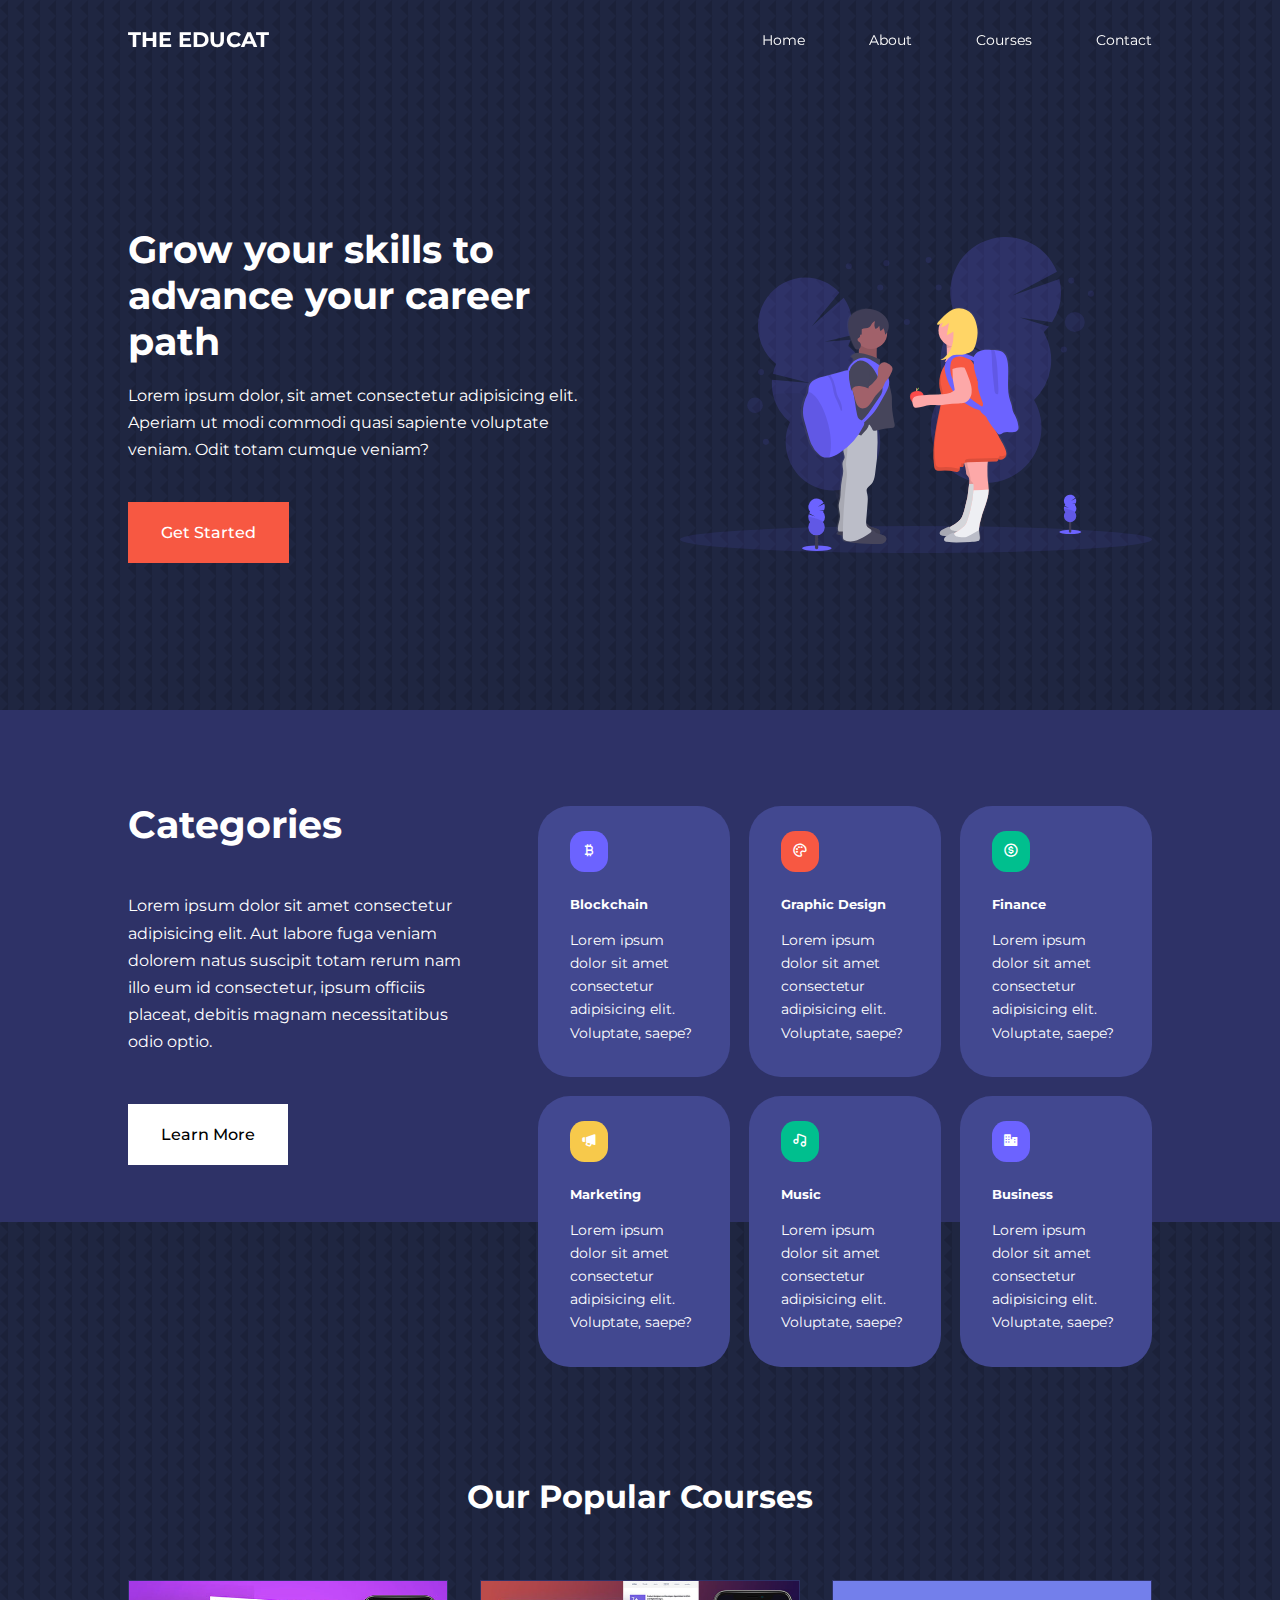
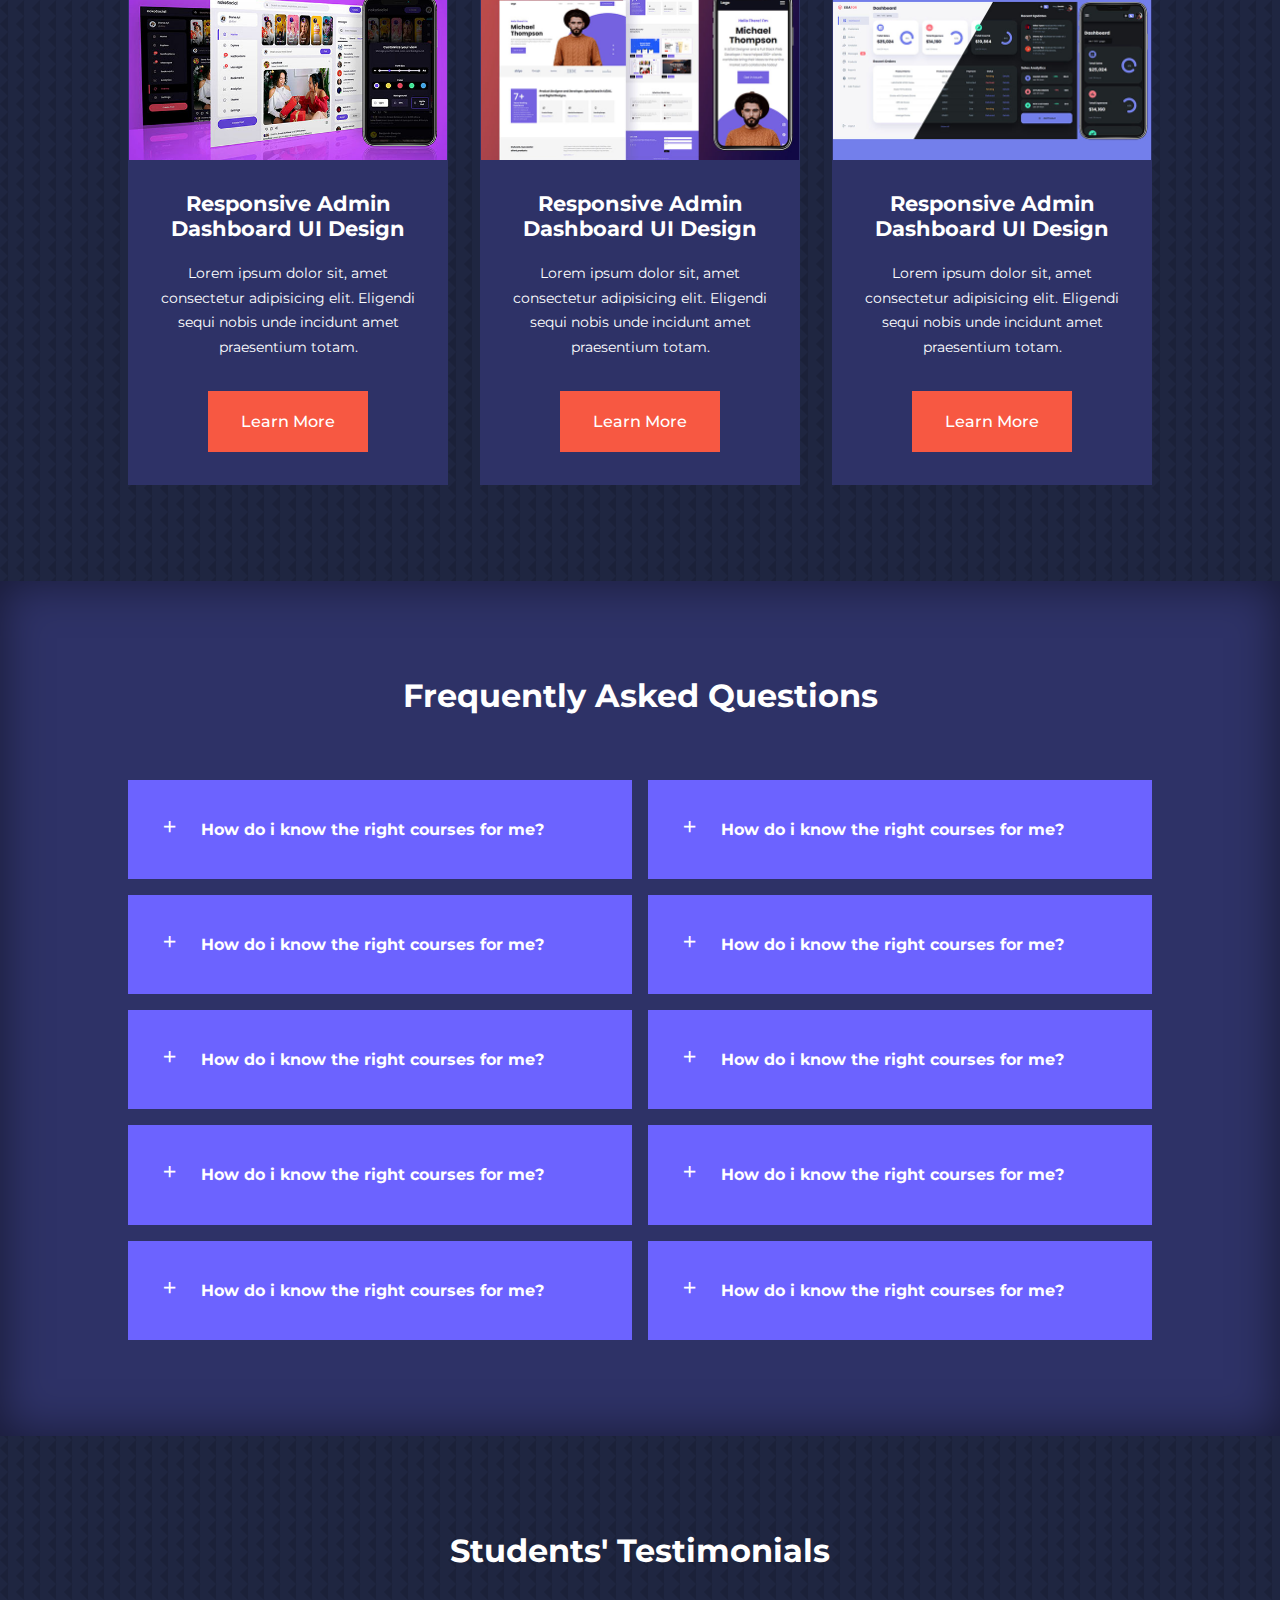
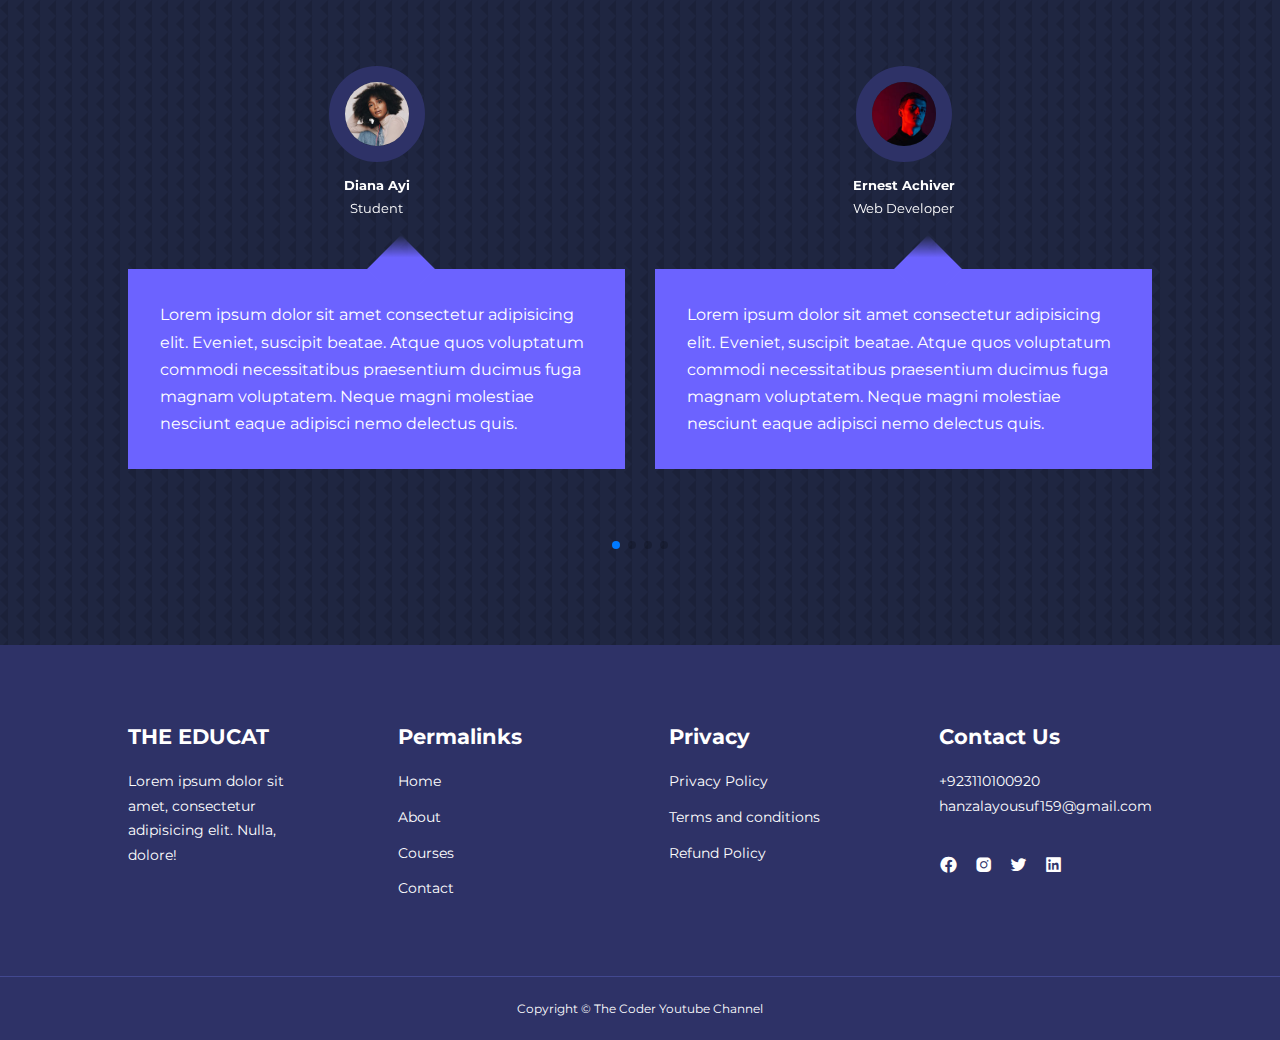
<file: index.html>
<!DOCTYPE html>
<html lang="en">
<head>
    <meta charset="UTF-8">
    <meta http-equiv="X-UA-Compatible" content="IE=edge">
    <meta name="viewport" content="width=device-width, initial-scale=1.0">
    <title>Educational</title>

    <link rel="icon" href="images/shortIcon.png">
    <link rel="stylesheet" href="style.css">

    <link href='https://unpkg.com/boxicons@2.1.4/css/boxicons.min.css' rel='stylesheet'>

    <!-- google fonts -->

<link rel="preconnect" href="https://fonts.googleapis.com">
<link rel="preconnect" href="https://fonts.gstatic.com" crossorigin>
<link href="https://fonts.googleapis.com/css2?family=Montserrat:wght@300;400;500;700;800;900&display=swap" rel="stylesheet">



<!-- swipper -->


<link rel="stylesheet" href="https://cdn.jsdelivr.net/npm/swiper@9/swiper-bundle.min.css"/>



<style>
    body{
        background-image: url(images/bg-texture.png);
    }
</style>


</head>
<body>

<nav>
<div class="container nav-container">
            <a href="index.html"><h4>THE EDUCAT</h4></a>
            <ul class="nav-menu">
            <li><a href="index.html">Home</a></li>
            <li><a href="about.html">About</a></li>
            <li><a href="courses.html">Courses</a></li>
            <li><a href="contact.html">Contact</a></li>
            </ul>
                 
     <button id="open-menu-btn"><i class='bx bx-menu'></i></button>
     <button id="close-menu-btn"><i class='bx bx-x'></i></button>

</div>
</nav>






<header>
    <div class="container header-container">
        <div class="header-left">
       <h1>Grow your skills to advance your career path</h1>
       <p>
        Lorem ipsum dolor, sit amet consectetur adipisicing elit. Aperiam ut modi commodi quasi sapiente voluptate veniam. Odit totam cumque veniam?
       </p>
          
       <a href="courses.html" class="btn btn-primary">Get Started</a>

        </div>

        <div class="header-right">
            <div class="header-right-image">
                <img src="images/header.svg">
            </div>
        </div>
    </div>
</header>


<!------------ end of header ---------->




<section class="categories">
    <div class="container categories-container">
        <div class="categories-left">
          <h1>Categories</h1>
          <p>Lorem ipsum dolor sit amet consectetur adipisicing elit. Aut labore fuga veniam dolorem natus suscipit totam rerum nam illo eum id consectetur, ipsum officiis placeat, debitis magnam necessitatibus odio optio.</p>
          <a href="#" class="btn">Learn More</a>
        </div>




<div class="categories-right">
         <article class="category">
                <span class="category-icon"><i class='bx bx-bitcoin'></i></span>
                <h5>Blockchain</h5>
                <p>Lorem ipsum dolor sit amet consectetur adipisicing elit. Voluptate, saepe?</p>
         </article>




         <article class="category">
                <span class="category-icon"><i class='bx bx-palette'></i></span>
                <h5>Graphic Design</h5>
                <p>Lorem ipsum dolor sit amet consectetur adipisicing elit. Voluptate, saepe?</p>
         </article>




         <article class="category">
                <span class="category-icon"><i class='bx bx-dollar-circle'></i></span>
                <h5>Finance</h5>
                <p>Lorem ipsum dolor sit amet consectetur adipisicing elit. Voluptate, saepe?</p>
         </article>




         <article class="category">
                <span class="category-icon"><i class='bx bxs-megaphone' ></i></span>
                <h5>Marketing</h5>
                <p>Lorem ipsum dolor sit amet consectetur adipisicing elit. Voluptate, saepe?</p>
         </article>




         <article class="category">
                <span class="category-icon"><i class='bx bx-music'></i></span>
                <h5>Music</h5>
                <p>Lorem ipsum dolor sit amet consectetur adipisicing elit. Voluptate, saepe?</p>
         </article>




         <article class="category">
                <span class="category-icon"><i class='bx bxs-business'></i></span>
                <h5>Business</h5>
                <p>Lorem ipsum dolor sit amet consectetur adipisicing elit. Voluptate, saepe?</p>
        </article>
</div>
</div>
</section>




<!--------------------- coursess --------------->



<section class="courses">
    <h2>Our Popular Courses</h2>
    <div class="container courses-container">
       <article class="course">
         <div class="course-image">
            <img src="images/course1.jpg">
         </div>
         <div class="course-info">
           <h4>Responsive Admin Dashboard UI Design</h4>
           <p>Lorem ipsum dolor sit, amet consectetur adipisicing elit. Eligendi sequi nobis unde incidunt amet praesentium totam.</p>
           <a href="courses.html" class="btn btn-primary">Learn More</a>
          </div>
       </article>




       <article class="course">
        <div class="course-image">
           <img src="images/course2.jpg">
        </div>
        <div class="course-info">
          <h4>Responsive Admin Dashboard UI Design</h4>
          <p>Lorem ipsum dolor sit, amet consectetur adipisicing elit. Eligendi sequi nobis unde incidunt amet praesentium totam.</p>
          <a href="courses.html" class="btn btn-primary">Learn More</a>
          </div>
      </article>




      <article class="course">
        <div class="course-image">
           <img src="images/course3.jpg">
        </div>
        <div class="course-info">
          <h4>Responsive Admin Dashboard UI Design</h4>
          <p>Lorem ipsum dolor sit, amet consectetur adipisicing elit. Eligendi sequi nobis unde incidunt amet praesentium totam.</p>
          <a href="courses.html" class="btn btn-primary">Learn More</a>
        </div>
      </article>
    </div>
</section>




<!---------------------- faqs -------------------->



<section class="faqs">
    <h2>Frequently Asked Questions</h2>
    <div class="container faqs-container">
    <article class="faq">
        <div class="faq-icon"><i class='bx bx-plus'></i></div>
        <div class="question-answer">
            <h4>How do i know the right courses for me?</h4>
            <p>Lorem ipsum dolor sit amet consectetur adipisicing elit. Quos tempora, quibusdam inventore minus illum incidunt omnis vel officia a velit consequatur corporis fugit minima distinctio provident? Esse eos libero maiores.</p>
        </div>
    </article>




    <article class="faq">
        <div class="faq-icon"><i class='bx bx-plus'></i></div>
        <div class="question-answer">
            <h4>How do i know the right courses for me?</h4>
            <p>Lorem ipsum dolor sit amet consectetur adipisicing elit. Quos tempora, quibusdam inventore minus illum incidunt omnis vel officia a velit consequatur corporis fugit minima distinctio provident? Esse eos libero maiores.</p>
        </div>
    </article>




    <article class="faq">
        <div class="faq-icon"><i class='bx bx-plus'></i></div>
        <div class="question-answer">
            <h4>How do i know the right courses for me?</h4>
            <p>Lorem ipsum dolor sit amet consectetur adipisicing elit. Quos tempora, quibusdam inventore minus illum incidunt omnis vel officia a velit consequatur corporis fugit minima distinctio provident? Esse eos libero maiores.</p>
        </div>
    </article>




    <article class="faq">
        <div class="faq-icon"><i class='bx bx-plus'></i></div>
        <div class="question-answer">
            <h4>How do i know the right courses for me?</h4>
            <p>Lorem ipsum dolor sit amet consectetur adipisicing elit. Quos tempora, quibusdam inventore minus illum incidunt omnis vel officia a velit consequatur corporis fugit minima distinctio provident? Esse eos libero maiores.</p>
        </div>
    </article>




    <article class="faq">
        <div class="faq-icon"><i class='bx bx-plus'></i></div>
        <div class="question-answer">
            <h4>How do i know the right courses for me?</h4>
            <p>Lorem ipsum dolor sit amet consectetur adipisicing elit. Quos tempora, quibusdam inventore minus illum incidunt omnis vel officia a velit consequatur corporis fugit minima distinctio provident? Esse eos libero maiores.</p>
        </div>
    </article>




    <article class="faq">
        <div class="faq-icon"><i class='bx bx-plus'></i></div>
        <div class="question-answer">
            <h4>How do i know the right courses for me?</h4>
            <p>Lorem ipsum dolor sit amet consectetur adipisicing elit. Quos tempora, quibusdam inventore minus illum incidunt omnis vel officia a velit consequatur corporis fugit minima distinctio provident? Esse eos libero maiores.</p>
        </div>
    </article>




    <article class="faq">
        <div class="faq-icon"><i class='bx bx-plus'></i></div>
        <div class="question-answer">
            <h4>How do i know the right courses for me?</h4>
            <p>Lorem ipsum dolor sit amet consectetur adipisicing elit. Quos tempora, quibusdam inventore minus illum incidunt omnis vel officia a velit consequatur corporis fugit minima distinctio provident? Esse eos libero maiores.</p>
        </div>
    </article>




    <article class="faq">
        <div class="faq-icon"><i class='bx bx-plus'></i></div>
        <div class="question-answer">
            <h4>How do i know the right courses for me?</h4>
            <p>Lorem ipsum dolor sit amet consectetur adipisicing elit. Quos tempora, quibusdam inventore minus illum incidunt omnis vel officia a velit consequatur corporis fugit minima distinctio provident? Esse eos libero maiores.</p>
        </div>
    </article>




    <article class="faq">
        <div class="faq-icon"><i class='bx bx-plus'></i></div>
        <div class="question-answer">
            <h4>How do i know the right courses for me?</h4>
            <p>Lorem ipsum dolor sit amet consectetur adipisicing elit. Quos tempora, quibusdam inventore minus illum incidunt omnis vel officia a velit consequatur corporis fugit minima distinctio provident? Esse eos libero maiores.</p>
        </div>
    </article>





    <article class="faq">
        <div class="faq-icon"><i class='bx bx-plus'></i></div>
        <div class="question-answer">
            <h4>How do i know the right courses for me?</h4>
            <p>Lorem ipsum dolor sit amet consectetur adipisicing elit. Quos tempora, quibusdam inventore minus illum incidunt omnis vel officia a velit consequatur corporis fugit minima distinctio provident? Esse eos libero maiores.</p>
        </div>
    </article>
    </div>
</section>







<!-------------------------- testimonial ---------------->





<section class="container testimonials-container mySwiper">
    <h2>Students' Testimonials</h2>
    <div class="swiper-wrapper">
        <article class="testimonial swiper-slide">
            <div class="avatar">
                <img src="images/avatar1.jpg">
            </div>
            <div class="testimonial-info">
                <h5>Diana Ayi</h5>
                <small>Student</small>
            </div>
            <div class="testimonial-body">
                <p>Lorem ipsum dolor sit amet consectetur adipisicing elit. Eveniet, suscipit beatae. Atque quos voluptatum commodi necessitatibus praesentium ducimus fuga magnam voluptatem. Neque magni molestiae nesciunt eaque adipisci nemo delectus quis.</p>
            </div>
        </article>




        <article class="testimonial swiper-slide">
            <div class="avatar">
                <img src="images/avatar2.jpg">
            </div>
            <div class="testimonial-info">
                <h5>Ernest Achiver</h5>
                <small>Web Developer</small>
            </div>
            <div class="testimonial-body">
                <p>Lorem ipsum dolor sit amet consectetur adipisicing elit. Eveniet, suscipit beatae. Atque quos voluptatum commodi necessitatibus praesentium ducimus fuga magnam voluptatem. Neque magni molestiae nesciunt eaque adipisci nemo delectus quis.</p>
            </div>
        </article>




        <article class="testimonial swiper-slide">
            <div class="avatar">
                <img src="images/avatar3.jpg">
            </div>
            <div class="testimonial-info">
                <h5>Edem Quist</h5>
                <small>Student</small>
            </div>
            <div class="testimonial-body">
                <p>Lorem ipsum dolor sit amet consectetur adipisicing elit. Eveniet, suscipit beatae. Atque quos voluptatum commodi necessitatibus praesentium ducimus fuga magnam voluptatem. Neque magni molestiae nesciunt eaque adipisci nemo delectus quis.</p>
            </div>
        </article>




        <article class="testimonial swiper-slide">
            <div class="avatar">
                <img src="images/avatar4.jpg">
            </div>
            <div class="testimonial-info">
                <h5>Hajia Bintu</h5>
                <small>Student</small>
            </div>
            <div class="testimonial-body">
                <p>Lorem ipsum dolor sit amet consectetur adipisicing elit. Eveniet, suscipit beatae. Atque quos voluptatum commodi necessitatibus praesentium ducimus fuga magnam voluptatem. Neque magni molestiae nesciunt eaque adipisci nemo delectus quis.</p>
            </div>
        </article>




        <article class="testimonial swiper-slide">
            <div class="avatar">
                <img src="images/avatar5.jpg">
            </div>
            <div class="testimonial-info">
                <h5>Jane Doe</h5>
                <small>Student</small>
            </div>
            <div class="testimonial-body">
                <p>Lorem ipsum dolor sit amet consectetur adipisicing elit. Eveniet, suscipit beatae. Atque quos voluptatum commodi necessitatibus praesentium ducimus fuga magnam voluptatem. Neque magni molestiae nesciunt eaque adipisci nemo delectus quis.</p>
            </div>
        </article>
    </div>
    <div class="swiper-pagination"></div>
</section>





<!-- starting footer -->



<footer>
    <div class="container footer-container">
        <div class="footer-1">
            <a href="images/" class="footer-logo"><h4>THE EDUCAT</h4></a>
            <p>Lorem ipsum dolor sit amet, consectetur adipisicing elit. Nulla, dolore!</p>
        </div>


    <div class="footer-2">
        <h4>Permalinks</h4>
        <ul class="permalinks">
            <li><a href="index.html">Home</a></li>
            <li><a href="about.html">About</a></li>
            <li><a href="courses.html">Courses</a></li>
            <li><a href="contact.html">Contact</a></li>
        </ul>
    </div>



    <div class="footer-3">
        <h4>Privacy</h4>
        <ul class="privacy">
            <li><a href="#">Privacy Policy</a></li>
            <li><a href="#">Terms and conditions</a></li>
            <li><a href="#">Refund Policy</a></li>
        </ul>
    </div>



    <div class="footer-4">
        <h4>Contact Us</h4>
        <div>
            <p>+923110100920</p>
            <p>hanzalayousuf159@gmail.com</p>
        </div>

        
        <ul class="footer-social">
            <li><a href="#"><i class='bx bxl-facebook-circle'></i></a></li>
            <li><a href="#"><i class='bx bxl-instagram-alt' ></i></a></li>
            <li><a href="#"><i class='bx bxl-twitter' ></i></a></li>
            <li><a href="#"><i class='bx bxl-linkedin-square'></i></a></li>
        </ul>
    </div>


</div>



<div class="footer-copyrights">
<small>Copyright &copy; The Coder Youtube Channel</small>
</div>

</footer>












<script src="https://cdn.jsdelivr.net/npm/swiper@9/swiper-bundle.min.js"></script>

<script src="main.js"></script>





<script>
    var swiper = new Swiper(".mySwiper", {
      slidesPerView: 1,
      spaceBetween: 30,
      pagination: {
        el: ".swiper-pagination",
        clickable: true,
      },
      // when widnow width is 600px

      breakpoints: {
        600: {
            slidesPerView: 2,
        }
      }
    });
</script>



</body>
</html>
</file>
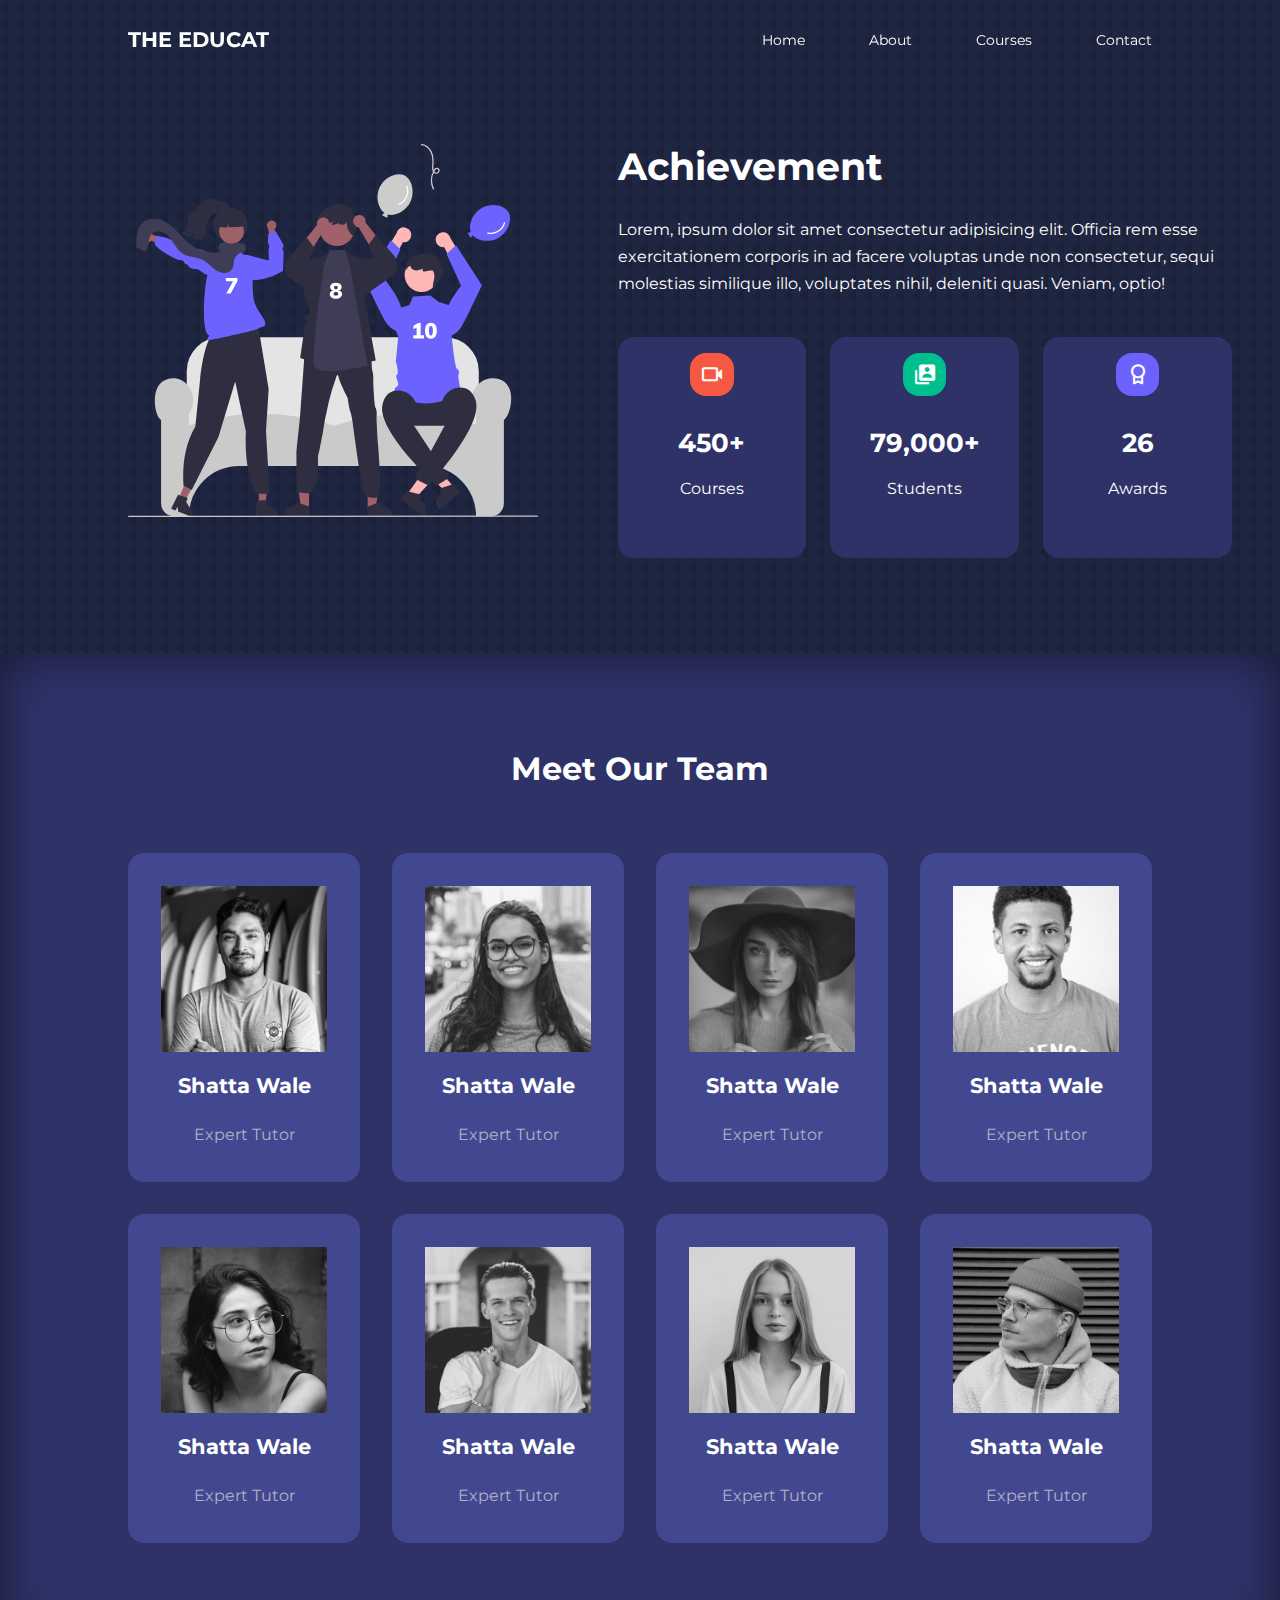
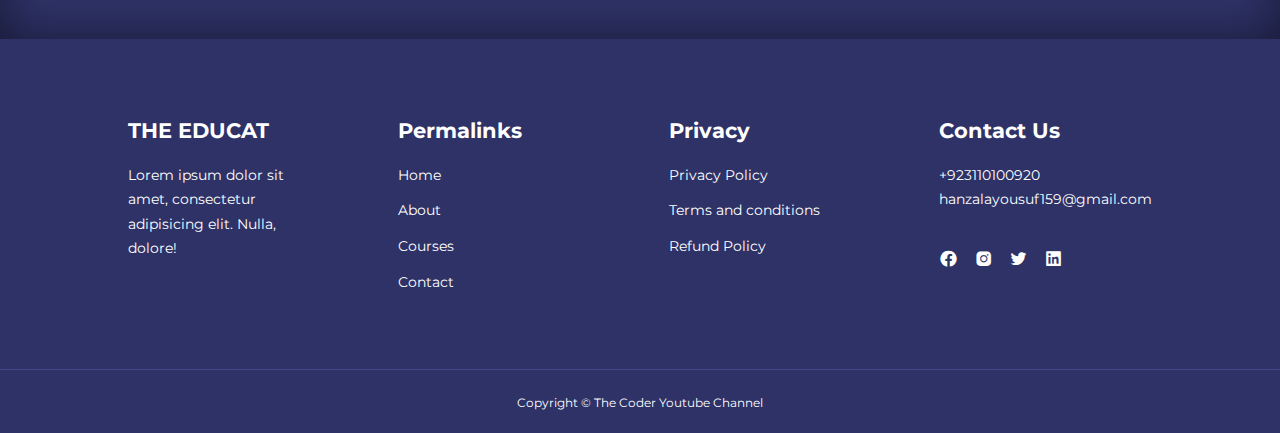
<file: about.html>
<!DOCTYPE html>
<html lang="en">
<head>
    <meta charset="UTF-8">
    <meta http-equiv="X-UA-Compatible" content="IE=edge">
    <meta name="viewport" content="width=device-width, initial-scale=1.0">
    <title>About Us</title>
    <link rel="icon" href="images/shortIcon.png">
    <link rel="stylesheet" href="style.css">
    <link rel="stylesheet" href="about.css">

    <link href='https://unpkg.com/boxicons@2.1.4/css/boxicons.min.css' rel='stylesheet'>

    <!-- google fonts -->

<link rel="preconnect" href="https://fonts.googleapis.com">
<link rel="preconnect" href="https://fonts.gstatic.com" crossorigin>
<link href="https://fonts.googleapis.com/css2?family=Montserrat:wght@300;400;500;700;800;900&display=swap" rel="stylesheet">


<style>
    body{
        background-image: url(images/bg-texture.png);
    }
  </style>

</head>
<body>

<nav>
<div class="container nav-container">
            <a href="index.html"><h4>THE EDUCAT</h4></a>
            <ul class="nav-menu">
            <li><a href="index.html">Home</a></li>
            <li><a href="about.html">About</a></li>
            <li><a href="courses.html">Courses</a></li>
            <li><a href="contact.html">Contact</a></li>
            </ul>
                 
     <button id="open-menu-btn"><i class='bx bx-menu'></i></button>
     <button id="close-menu-btn"><i class='bx bx-x'></i></button>

</div>
</nav>





<!--------- achivment section -------->

<section class="about-achievements">
    <div class="container about-achievement-container">
        <div class="about-achievement-left">
            <img src="images/about achievements.svg">
        </div>


        <div class="about-achievement-right">
            <h1>Achievement</h1>
            <p>Lorem, ipsum dolor sit amet consectetur adipisicing elit. Officia rem esse exercitationem corporis in ad facere voluptas unde non consectetur, sequi molestias similique illo, voluptates nihil, deleniti quasi. Veniam, optio!</p>

<div class="achievement-cards">

<article class="achievement-card">
<span class="achiv-icon"><i class='bx bx-video'></i></span>
<h3>450+</h3>
<p>Courses</p>
</article>




<article class="achievement-card">
<span class="achiv-icon"><i class='bx bxs-user-account'></i></span>
<h3>79,000+</h3>
<p>Students</p>
</article>




<article class="achievement-card">
<span class="achiv-icon"><i class='bx bx-award'></i></span>
<h3>26</h3>
<p>Awards</p>
</article>

</div>
</div>
</div>
</section>



<!------ Team Section ----->


<section class="team">
    <h2>Meet Our Team</h2>
    <div class="container team-container">
        <article class="team-member">
            <div class="team-member-img">
                <img src="images/tm1.jpg">
            </div>
            <div class="team-member-info">
                <h4>Shatta Wale</h4>
                <p>Expert Tutor</p>
            </div>

        <div class="team-member-social">
<a href="https://instagram.com" target="_blank"><i class='bx bxl-instagram'></i></a>

<a href="https://twitter.com" target="_blank"><i class='bx bxl-twitter'></i></a>

<a href="https://linkedin.com" target="_blank"><i class='bx bxl-linkedin'></i></a>
</div>

</article>







<article class="team-member">
    <div class="team-member-img">
        <img src="images/tm2.jpg">
    </div>
    <div class="team-member-info">
        <h4>Shatta Wale</h4>
        <p>Expert Tutor</p>
    </div>

<div class="team-member-social">
<a href="https://instagram.com" target="_blank"><i class='bx bxl-instagram'></i></a>

<a href="https://twitter.com" target="_blank"><i class='bx bxl-twitter'></i></a>

<a href="https://linkedin.com" target="_blank"><i class='bx bxl-linkedin'></i></a>
</div>

</article>







<article class="team-member">
    <div class="team-member-img">
        <img src="images/tm3.jpg">
    </div>
    <div class="team-member-info">
        <h4>Shatta Wale</h4>
        <p>Expert Tutor</p>
    </div>

<div class="team-member-social">
<a href="https://instagram.com" target="_blank"><i class='bx bxl-instagram'></i></a>

<a href="https://twitter.com" target="_blank"><i class='bx bxl-twitter'></i></a>

<a href="https://linkedin.com" target="_blank"><i class='bx bxl-linkedin'></i></a>
</div>

</article>







<article class="team-member">
    <div class="team-member-img">
        <img src="images/tm4.jpg">
    </div>
    <div class="team-member-info">
        <h4>Shatta Wale</h4>
        <p>Expert Tutor</p>
    </div>

<div class="team-member-social">
<a href="https://instagram.com" target="_blank"><i class='bx bxl-instagram'></i></a>

<a href="https://twitter.com" target="_blank"><i class='bx bxl-twitter'></i></a>

<a href="https://linkedin.com" target="_blank"><i class='bx bxl-linkedin'></i></a>
</div>

</article>







<article class="team-member">
    <div class="team-member-img">
        <img src="images/tm5.jpg">
    </div>
    <div class="team-member-info">
        <h4>Shatta Wale</h4>
        <p>Expert Tutor</p>
    </div>

<div class="team-member-social">
<a href="https://instagram.com" target="_blank"><i class='bx bxl-instagram'></i></a>

<a href="https://twitter.com" target="_blank"><i class='bx bxl-twitter'></i></a>

<a href="https://linkedin.com" target="_blank"><i class='bx bxl-linkedin'></i></a>
</div>

</article>







<article class="team-member">
    <div class="team-member-img">
        <img src="images/tm6.jpg">
    </div>
    <div class="team-member-info">
        <h4>Shatta Wale</h4>
        <p>Expert Tutor</p>
    </div>

<div class="team-member-social">
<a href="https://instagram.com" target="_blank"><i class='bx bxl-instagram'></i></a>

<a href="https://twitter.com" target="_blank"><i class='bx bxl-twitter'></i></a>

<a href="https://linkedin.com" target="_blank"><i class='bx bxl-linkedin'></i></a>
</div>

</article>







<article class="team-member">
    <div class="team-member-img">
        <img src="images/tm7.jpg">
    </div>
    <div class="team-member-info">
        <h4>Shatta Wale</h4>
        <p>Expert Tutor</p>
    </div>

<div class="team-member-social">
<a href="https://instagram.com" target="_blank"><i class='bx bxl-instagram'></i></a>

<a href="https://twitter.com" target="_blank"><i class='bx bxl-twitter'></i></a>

<a href="https://linkedin.com" target="_blank"><i class='bx bxl-linkedin'></i></a>
</div>

</article>






<article class="team-member">
    <div class="team-member-img">
        <img src="images/tm8.jpg">
    </div>
    <div class="team-member-info">
        <h4>Shatta Wale</h4>
        <p>Expert Tutor</p>
    </div>

<div class="team-member-social">
<a href="https://instagram.com" target="_blank"><i class='bx bxl-instagram'></i></a>

<a href="https://twitter.com" target="_blank"><i class='bx bxl-twitter'></i></a>

<a href="https://linkedin.com" target="_blank"><i class='bx bxl-linkedin'></i></a>
</div>

</article>

</div>

</section>









<!-- starting footer -->



<footer>
    <div class="container footer-container">
        <div class="footer-1">
            <a href="images/" class="footer-logo"><h4>THE EDUCAT</h4></a>
            <p>Lorem ipsum dolor sit amet, consectetur adipisicing elit. Nulla, dolore!</p>
        </div>


    <div class="footer-2">
        <h4>Permalinks</h4>
        <ul class="permalinks">
            <li><a href="index.html">Home</a></li>
            <li><a href="about.html">About</a></li>
            <li><a href="courses.html">Courses</a></li>
            <li><a href="contact.html">Contact</a></li>
        </ul>
    </div>



    <div class="footer-3">
        <h4>Privacy</h4>
        <ul class="privacy">
            <li><a href="#">Privacy Policy</a></li>
            <li><a href="#">Terms and conditions</a></li>
            <li><a href="#">Refund Policy</a></li>
        </ul>
    </div>



    <div class="footer-4">
        <h4>Contact Us</h4>
        <div>
            <p>+923110100920</p>
            <p>hanzalayousuf159@gmail.com</p>
        </div>

        
        <ul class="footer-social">
            <li><a href="#"><i class='bx bxl-facebook-circle'></i></a></li>
            <li><a href="#"><i class='bx bxl-instagram-alt' ></i></a></li>
            <li><a href="#"><i class='bx bxl-twitter' ></i></a></li>
            <li><a href="#"><i class='bx bxl-linkedin-square'></i></a></li>
        </ul>
    </div>


</div>



<div class="footer-copyrights">
<small>Copyright &copy; The Coder Youtube Channel</small>
</div>

</footer>












<script src="main.js"></script>

</body>
</html>
</file>
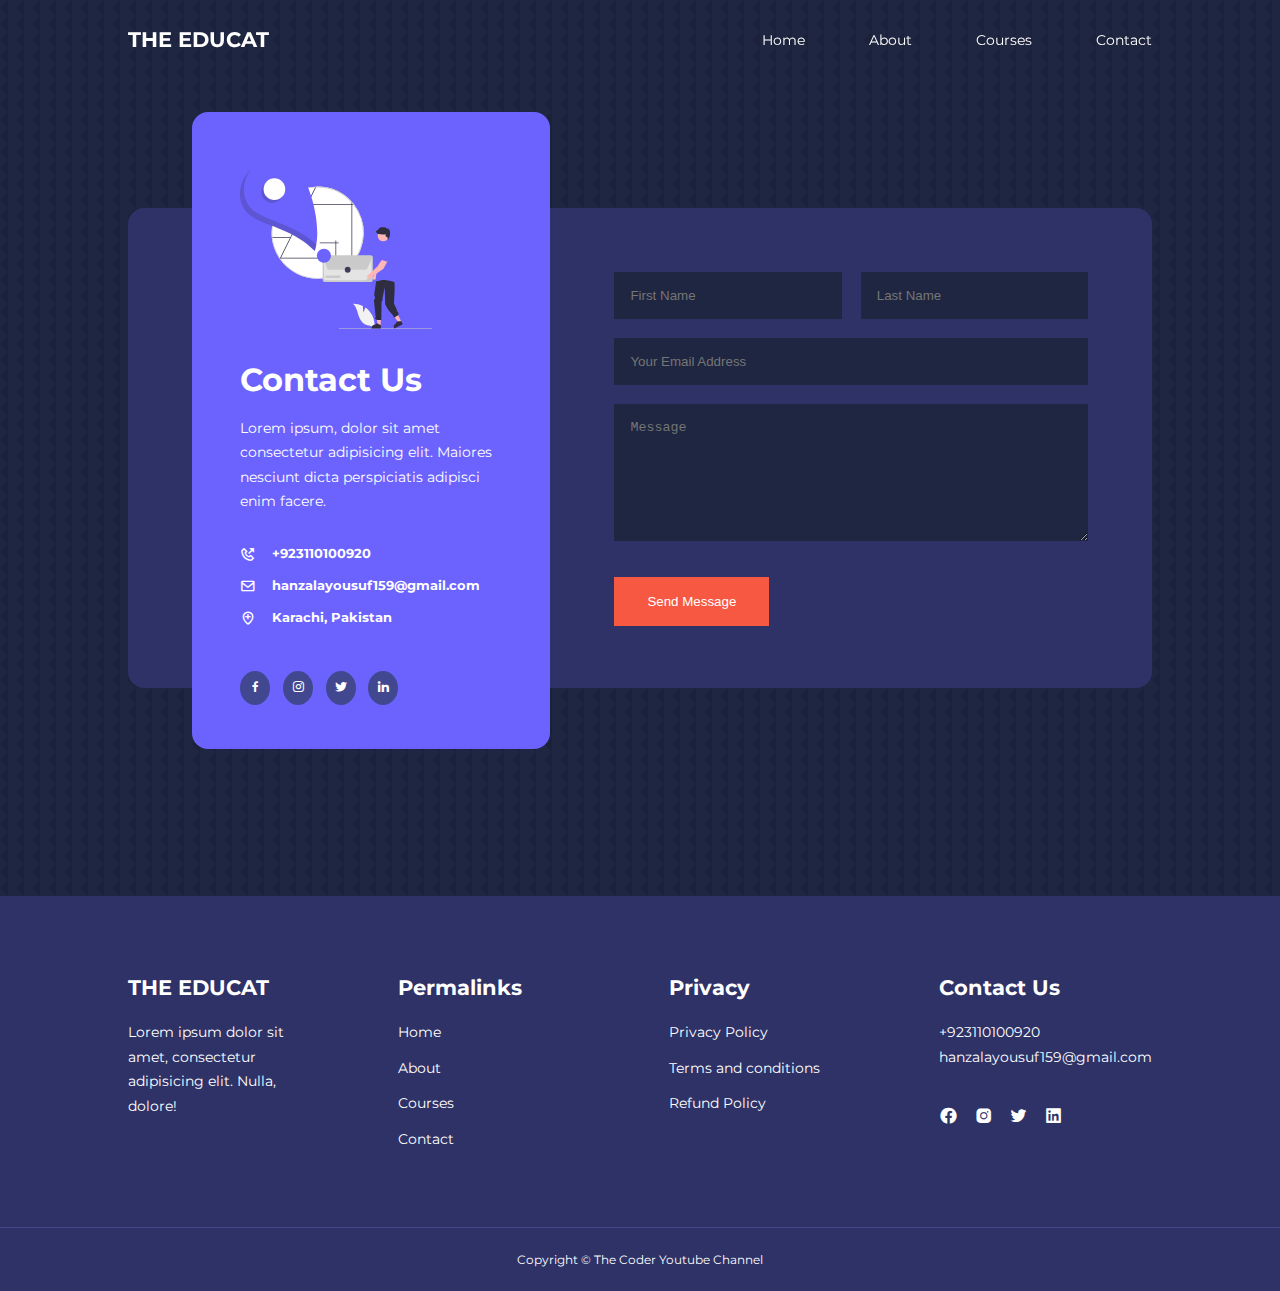
<file: contact.html>
<!DOCTYPE html>
<html lang="en">
<head>
    <meta charset="UTF-8">
    <meta http-equiv="X-UA-Compatible" content="IE=edge">
    <meta name="viewport" content="width=device-width, initial-scale=1.0">
    <title>Educational</title>
    <link rel="icon" href="images/shortIcon.png">
    <link rel="stylesheet" href="style.css">
    <link rel="stylesheet" href="contact.css">

    <link href='https://unpkg.com/boxicons@2.1.4/css/boxicons.min.css' rel='stylesheet'>

    <!-- google fonts -->

<link rel="preconnect" href="https://fonts.googleapis.com">
<link rel="preconnect" href="https://fonts.gstatic.com" crossorigin>
<link href="https://fonts.googleapis.com/css2?family=Montserrat:wght@300;400;500;700;800;900&display=swap" rel="stylesheet">



<!-- swipper -->


<link rel="stylesheet" href="https://cdn.jsdelivr.net/npm/swiper@9/swiper-bundle.min.css"/>


<style>
    body{
        background-image: url(images/bg-texture.png);
    }
</style>

</head>
<body>

<nav>
<div class="container nav-container">
            <a href="index.html"><h4>THE EDUCAT</h4></a>
            <ul class="nav-menu">
            <li><a href="index.html">Home</a></li>
            <li><a href="about.html">About</a></li>
            <li><a href="courses.html">Courses</a></li>
            <li><a href="contact.html">Contact</a></li>
            </ul>
                 
     <button id="open-menu-btn"><i class='bx bx-menu'></i></button>
     <button id="close-menu-btn"><i class='bx bx-x'></i></button>

</div>
</nav>









<section class="contact">
    <div class="container contact-container">
        <aside class="contact-aside">
<div class="aside-img">
<img src="images/contact.svg">
</div>
<h2>Contact Us</h2>
<p>Lorem ipsum, dolor sit amet consectetur adipisicing elit. Maiores nesciunt dicta perspiciatis adipisci enim facere.</p>

<ul class="contact-details">
    <li>
        <i class='bx bx-phone-outgoing'></i>
        <h5>+923110100920</h5>
    </li>

    <li>
        <i class='bx bx-envelope'></i>
        <h5>hanzalayousuf159@gmail.com</h5>
    </li>

    <li>
        <i class='bx bx-location-plus'></i>
        <h5>Karachi, Pakistan</h5>
    </li>
</ul>

<ul class="contact-social">
    <li><a href="https://facebook.com"><i class='bx bxl-facebook'></i></a></li>
    <li><a href="https://instagram.com"><i class='bx bxl-instagram'></i></a></li>
    <li><a href="https://twitter.com"><i class='bx bxl-twitter'></i></a></li>
    <li><a href="https://linkedin.com"><i class='bx bxl-linkedin'></i></a></li>
</ul>
</aside>






<form action="https://formspree.io/f/mdovdbyw" method="POST" class="contact-form"> 
    <div class="form-name">
        <input type="text" name="First Name" placeholder="First Name" required>
        <input type="text" name="Last Name" placeholder="Last Name" required>
    </div>

<input type="email" name="Email Address" placeholder="Your Email Address" required>
<textarea name="Message" rows="7" placeholder="Message" required></textarea>
<button type="submit" class="btn btn-primary">Send Message</button>
</form>





</div>
</section>















<!-- starting footer -->



<footer>
    <div class="container footer-container">
        <div class="footer-1">
            <a href="images/" class="footer-logo"><h4>THE EDUCAT</h4></a>
            <p>Lorem ipsum dolor sit amet, consectetur adipisicing elit. Nulla, dolore!</p>
        </div>


    <div class="footer-2">
        <h4>Permalinks</h4>
        <ul class="permalinks">
            <li><a href="index.html">Home</a></li>
            <li><a href="about.html">About</a></li>
            <li><a href="courses.html">Courses</a></li>
            <li><a href="contact.html">Contact</a></li>
        </ul>
    </div>



    <div class="footer-3">
        <h4>Privacy</h4>
        <ul class="privacy">
            <li><a href="#">Privacy Policy</a></li>
            <li><a href="#">Terms and conditions</a></li>
            <li><a href="#">Refund Policy</a></li>
        </ul>
    </div>



    <div class="footer-4">
        <h4>Contact Us</h4>
        <div>
            <p>+923110100920</p>
            <p>hanzalayousuf159@gmail.com</p>
        </div>

        
        <ul class="footer-social">
            <li><a href="#"><i class='bx bxl-facebook-circle'></i></a></li>
            <li><a href="#"><i class='bx bxl-instagram-alt' ></i></a></li>
            <li><a href="#"><i class='bx bxl-twitter' ></i></a></li>
            <li><a href="#"><i class='bx bxl-linkedin-square'></i></a></li>
        </ul>
    </div>


</div>



<div class="footer-copyrights">
<small>Copyright &copy; The Coder Youtube Channel</small>
</div>

</footer>












<script src="main.js"></script>

</body>
</html>
</file>
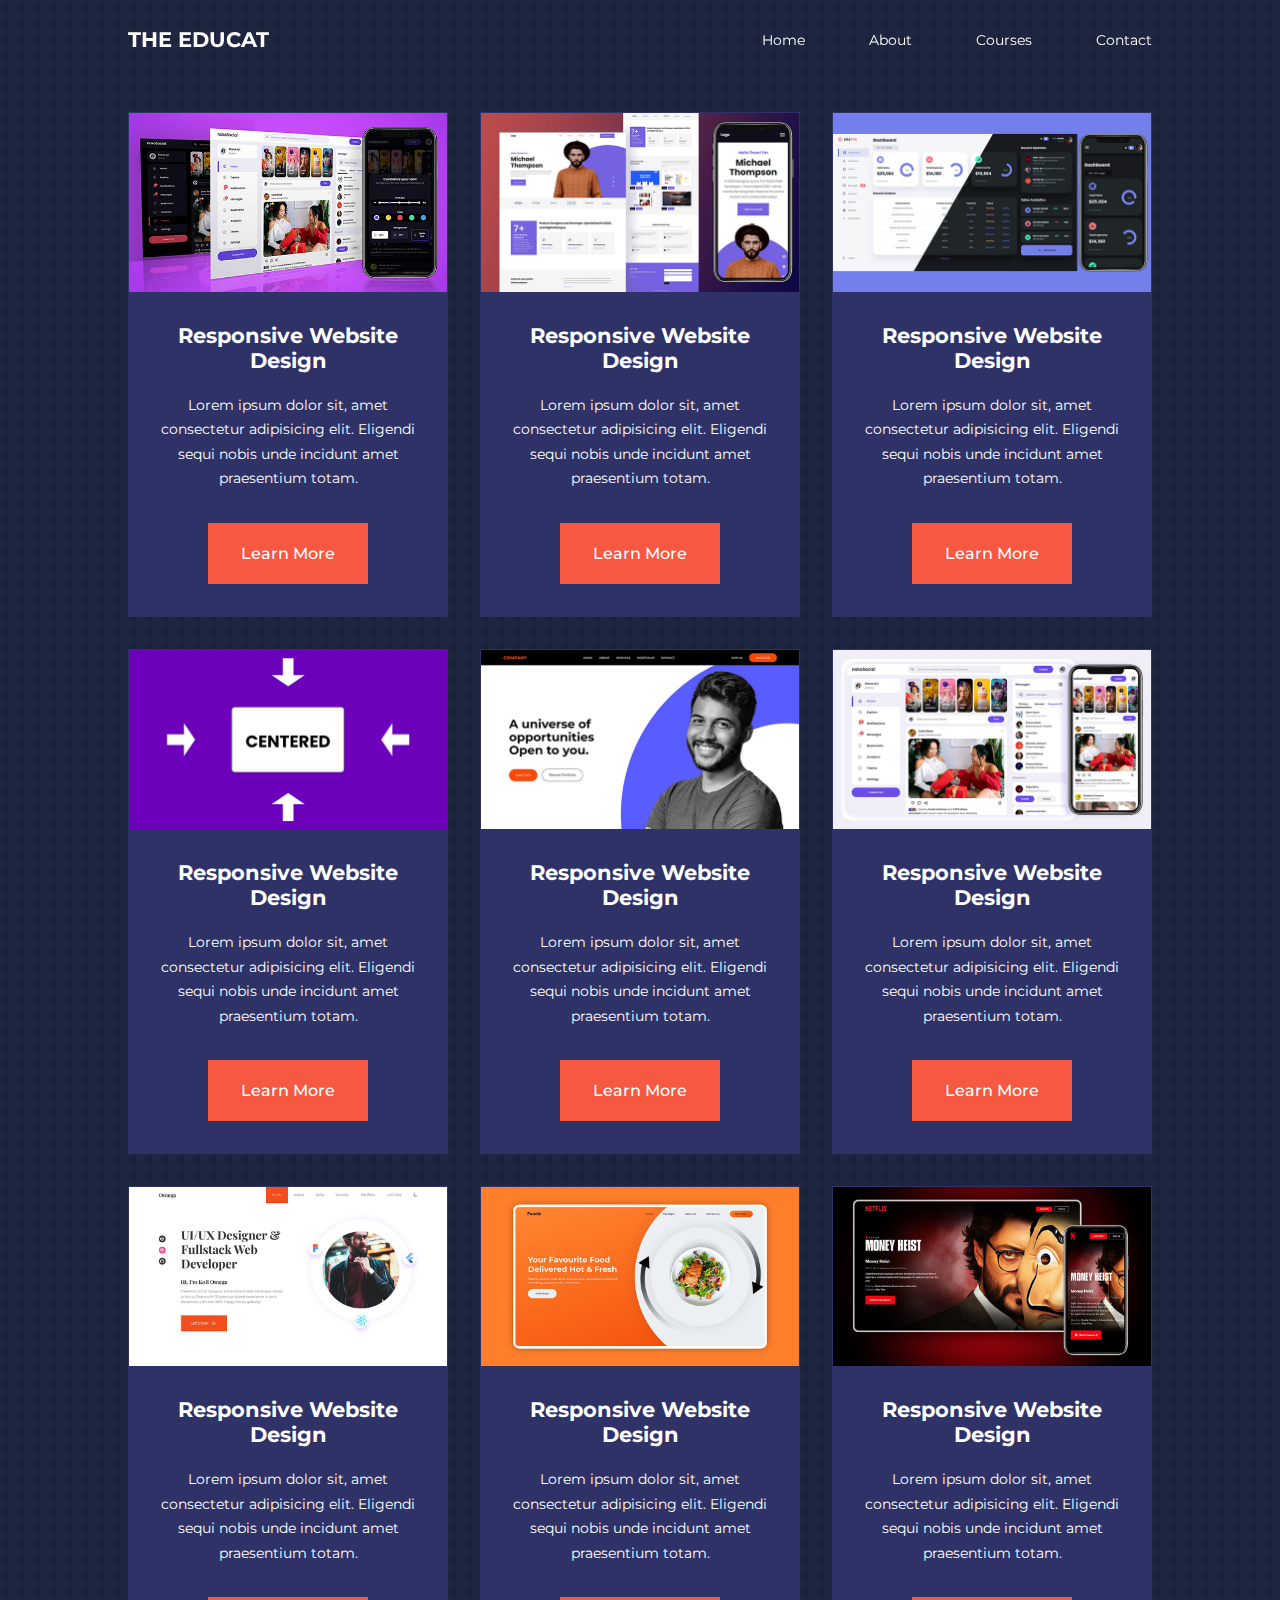
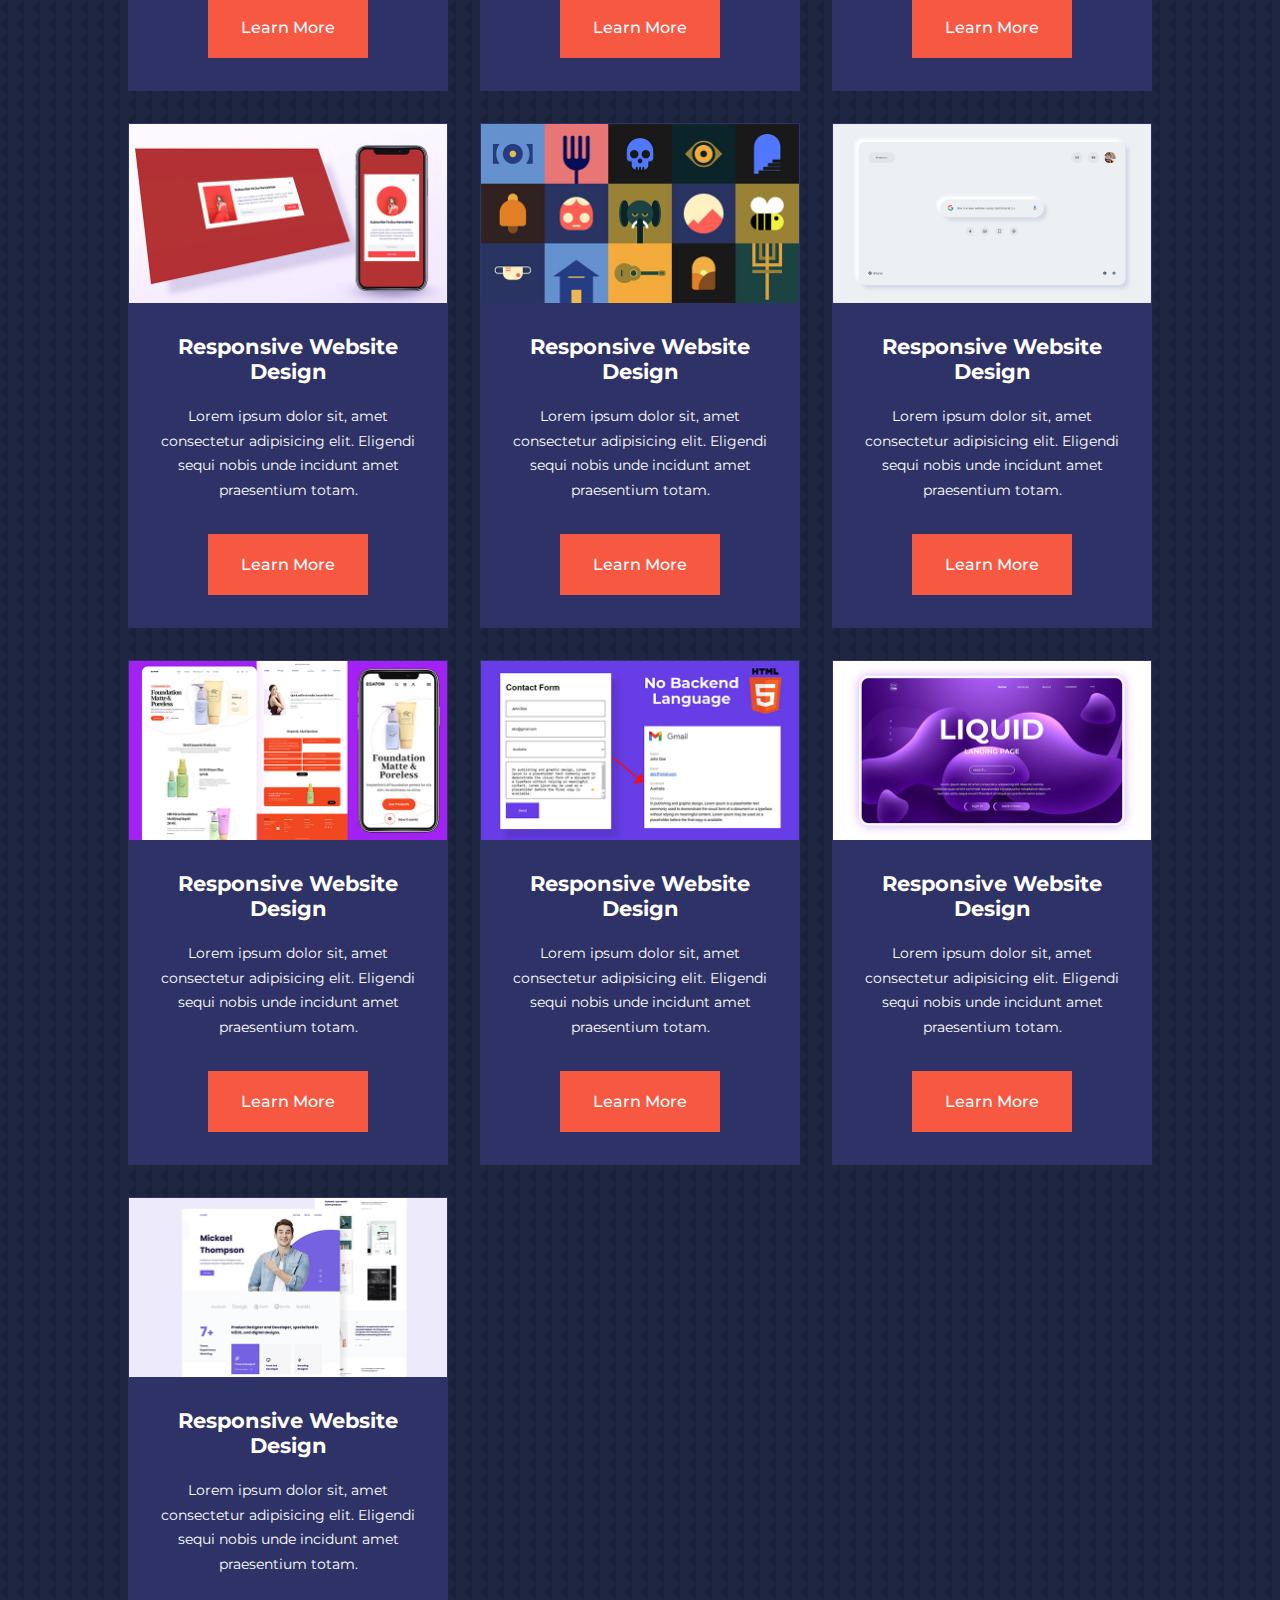
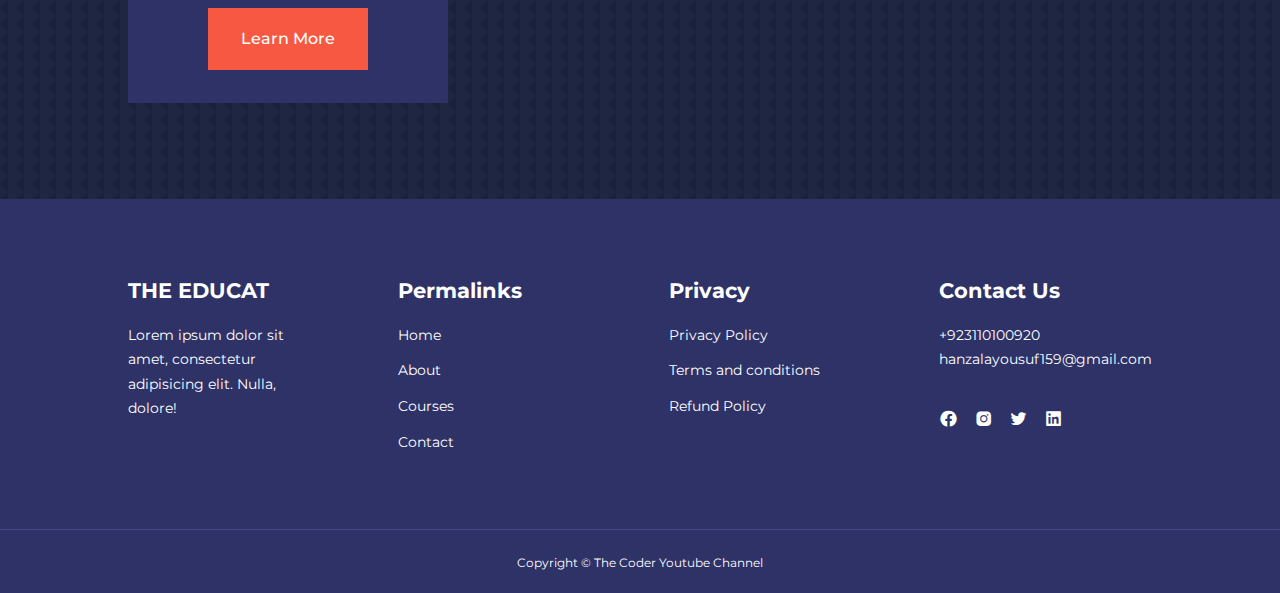
<file: courses.html>
<!DOCTYPE html>
<html lang="en">
<head>
<meta charset="UTF-8">
<meta http-equiv="X-UA-Compatible" content="IE=edge">
<meta name="viewport" content="width=device-width, initial-scale=1.0">
<title>Courses</title>
<link rel="icon" href="images/shortIcon.png">
<link rel="stylesheet" href="style.css">

<link href='https://unpkg.com/boxicons@2.1.4/css/boxicons.min.css' rel='stylesheet'>

<!-- google fonts -->

<link rel="preconnect" href="https://fonts.googleapis.com">
<link rel="preconnect" href="https://fonts.gstatic.com" crossorigin>
<link href="https://fonts.googleapis.com/css2?family=Montserrat:wght@300;400;500;700;800;900&display=swap" rel="stylesheet">

<style>

body{
      background-image: url(images/bg-texture.png);
  }
    .courses{
        margin-top: 1rem;
    }
</style>


</head>
<body>

<nav>
<div class="container nav-container">
            <a href="index.html"><h4>THE EDUCAT</h4></a>
            <ul class="nav-menu">
            <li><a href="index.html">Home</a></li>
            <li><a href="about.html">About</a></li>
            <li><a href="courses.html">Courses</a></li>
            <li><a href="contact.html">Contact</a></li>
            </ul>
                 
     <button id="open-menu-btn"><i class='bx bx-menu'></i></button>
     <button id="close-menu-btn"><i class='bx bx-x'></i></button>

</div>
</nav>







<section class="courses">
    <div class="container courses-container">
       <article class="course">
         <div class="course-image">
            <img src="images/course1.jpg">
         </div>
         <div class="course-info">
           <h4>Responsive Website Design</h4>
           <p>Lorem ipsum dolor sit, amet consectetur adipisicing elit. Eligendi sequi nobis unde incidunt amet praesentium totam.</p>
           <a href="courses.html" class="btn btn-primary">Learn More</a>
          </div>
       </article>




       <article class="course">
        <div class="course-image">
           <img src="images/course2.jpg">
        </div>
        <div class="course-info">
          <h4>Responsive Website Design</h4>
          <p>Lorem ipsum dolor sit, amet consectetur adipisicing elit. Eligendi sequi nobis unde incidunt amet praesentium totam.</p>
          <a href="courses.html" class="btn btn-primary">Learn More</a>
          </div>
      </article>




      <article class="course">
        <div class="course-image">
           <img src="images/course3.jpg">
        </div>
        <div class="course-info">
          <h4>Responsive Website Design</h4>
          <p>Lorem ipsum dolor sit, amet consectetur adipisicing elit. Eligendi sequi nobis unde incidunt amet praesentium totam.</p>
          <a href="courses.html" class="btn btn-primary">Learn More</a>
        </div>
      </article>






      <article class="course">
        <div class="course-image">
           <img src="images/course4.jpg">
        </div>
        <div class="course-info">
          <h4>Responsive Website Design</h4>
          <p>Lorem ipsum dolor sit, amet consectetur adipisicing elit. Eligendi sequi nobis unde incidunt amet praesentium totam.</p>
          <a href="courses.html" class="btn btn-primary">Learn More</a>
        </div>
      </article>






      <article class="course">
        <div class="course-image">
           <img src="images/course5.jpg">
        </div>
        <div class="course-info">
          <h4>Responsive Website Design</h4>
          <p>Lorem ipsum dolor sit, amet consectetur adipisicing elit. Eligendi sequi nobis unde incidunt amet praesentium totam.</p>
          <a href="courses.html" class="btn btn-primary">Learn More</a>
        </div>
      </article>






      <article class="course">
        <div class="course-image">
           <img src="images/course6.jpg">
        </div>
        <div class="course-info">
          <h4>Responsive Website Design</h4>
          <p>Lorem ipsum dolor sit, amet consectetur adipisicing elit. Eligendi sequi nobis unde incidunt amet praesentium totam.</p>
          <a href="courses.html" class="btn btn-primary">Learn More</a>
        </div>
      </article>







      <article class="course">
        <div class="course-image">
           <img src="images/course7.jpg">
        </div>
        <div class="course-info">
          <h4>Responsive Website Design</h4>
          <p>Lorem ipsum dolor sit, amet consectetur adipisicing elit. Eligendi sequi nobis unde incidunt amet praesentium totam.</p>
          <a href="courses.html" class="btn btn-primary">Learn More</a>
        </div>
      </article>






      <article class="course">
        <div class="course-image">
           <img src="images/course8.jpg">
        </div>
        <div class="course-info">
          <h4>Responsive Website Design</h4>
          <p>Lorem ipsum dolor sit, amet consectetur adipisicing elit. Eligendi sequi nobis unde incidunt amet praesentium totam.</p>
          <a href="courses.html" class="btn btn-primary">Learn More</a>
        </div>
      </article>






      <article class="course">
        <div class="course-image">
           <img src="images/course9.jpg">
        </div>
        <div class="course-info">
          <h4>Responsive Website Design</h4>
          <p>Lorem ipsum dolor sit, amet consectetur adipisicing elit. Eligendi sequi nobis unde incidunt amet praesentium totam.</p>
          <a href="courses.html" class="btn btn-primary">Learn More</a>
        </div>
      </article>






      <article class="course">
        <div class="course-image">
           <img src="images/course10.jpg">
        </div>
        <div class="course-info">
          <h4>Responsive Website Design</h4>
          <p>Lorem ipsum dolor sit, amet consectetur adipisicing elit. Eligendi sequi nobis unde incidunt amet praesentium totam.</p>
          <a href="courses.html" class="btn btn-primary">Learn More</a>
        </div>
      </article>





      <article class="course">
        <div class="course-image">
           <img src="images/course11.jpg">
        </div>
        <div class="course-info">
          <h4>Responsive Website Design</h4>
          <p>Lorem ipsum dolor sit, amet consectetur adipisicing elit. Eligendi sequi nobis unde incidunt amet praesentium totam.</p>
          <a href="courses.html" class="btn btn-primary">Learn More</a>
        </div>
      </article>






      <article class="course">
        <div class="course-image">
           <img src="images/course12.jpg">
        </div>
        <div class="course-info">
          <h4>Responsive Website Design</h4>
          <p>Lorem ipsum dolor sit, amet consectetur adipisicing elit. Eligendi sequi nobis unde incidunt amet praesentium totam.</p>
          <a href="courses.html" class="btn btn-primary">Learn More</a>
        </div>
      </article>






      <article class="course">
        <div class="course-image">
           <img src="images/course13.jpg">
        </div>
        <div class="course-info">
          <h4>Responsive Website Design</h4>
          <p>Lorem ipsum dolor sit, amet consectetur adipisicing elit. Eligendi sequi nobis unde incidunt amet praesentium totam.</p>
          <a href="courses.html" class="btn btn-primary">Learn More</a>
        </div>
      </article>






      <article class="course">
        <div class="course-image">
           <img src="images/course14.jpg">
        </div>
        <div class="course-info">
          <h4>Responsive Website Design</h4>
          <p>Lorem ipsum dolor sit, amet consectetur adipisicing elit. Eligendi sequi nobis unde incidunt amet praesentium totam.</p>
          <a href="courses.html" class="btn btn-primary">Learn More</a>
        </div>
      </article>






      <article class="course">
        <div class="course-image">
           <img src="images/course15.jpg">
        </div>
        <div class="course-info">
          <h4>Responsive Website Design</h4>
          <p>Lorem ipsum dolor sit, amet consectetur adipisicing elit. Eligendi sequi nobis unde incidunt amet praesentium totam.</p>
          <a href="courses.html" class="btn btn-primary">Learn More</a>
        </div>
      </article>







      <article class="course">
        <div class="course-image">
           <img src="images/course16.jpg">
        </div>
        <div class="course-info">
          <h4>Responsive Website Design</h4>
          <p>Lorem ipsum dolor sit, amet consectetur adipisicing elit. Eligendi sequi nobis unde incidunt amet praesentium totam.</p>
          <a href="courses.html" class="btn btn-primary">Learn More</a>
        </div>
      </article>
    </div>
</section>


























<!-- starting footer -->



<footer>
    <div class="container footer-container">
        <div class="footer-1">
            <a href="images/" class="footer-logo"><h4>THE EDUCAT</h4></a>
            <p>Lorem ipsum dolor sit amet, consectetur adipisicing elit. Nulla, dolore!</p>
        </div>


    <div class="footer-2">
        <h4>Permalinks</h4>
        <ul class="permalinks">
            <li><a href="index.html">Home</a></li>
            <li><a href="about.html">About</a></li>
            <li><a href="courses.html">Courses</a></li>
            <li><a href="contact.html">Contact</a></li>
        </ul>
    </div>



    <div class="footer-3">
        <h4>Privacy</h4>
        <ul class="privacy">
            <li><a href="#">Privacy Policy</a></li>
            <li><a href="#">Terms and conditions</a></li>
            <li><a href="#">Refund Policy</a></li>
        </ul>
    </div>



    <div class="footer-4">
        <h4>Contact Us</h4>
        <div>
            <p>+923110100920</p>
            <p>hanzalayousuf159@gmail.com</p>
        </div>

        
        <ul class="footer-social">
            <li><a href="#"><i class='bx bxl-facebook-circle'></i></a></li>
            <li><a href="#"><i class='bx bxl-instagram-alt' ></i></a></li>
            <li><a href="#"><i class='bx bxl-twitter' ></i></a></li>
            <li><a href="#"><i class='bx bxl-linkedin-square'></i></a></li>
        </ul>
    </div>


</div>



<div class="footer-copyrights">
<small>Copyright &copy; The Coder Youtube Channel</small>
</div>

</footer>












<script src="main.js"></script>

</body>
</html>
</file>
<file: style.css>
*{
    margin: 0;
    padding: 0;
    border: 0;
    outline: 0;
    text-decoration: none;
    list-style: none;
    box-sizing: border-box;
}

:root{
    --color-primary: #6c63ff;
    --color-success: #00bf8e;
    --color-warning: #f7c94b;
    --color-danger: #f75842;
    --color-danger-variant: rgba(247, 88, 66, 0.4);
    --color-white: #fff;
    --color-light: rgba(225, 225, 225, 0.7);
    --color-black: #000;
    --color-bg: #1f2641;
    --color-bg1: #2e3267;
    --color-bg2: #424890;

    --container-width-lg: 80%;
    --container-width-md: 90%;
    --container-width-sm: 94%;

    --transition: all 400ms ease;
}

body{
    font-family: 'Montserrat', sans-serif;
    line-height: 1.7;
    color: var(--color-white);
    background: var(--color-bg);
}

.container{
    width: var(--container-width-lg);
    margin: 0 auto;
}

section{
    padding: 6rem 0;
}

section h2{
    text-align: center;
    margin-bottom: 4rem;
}

h1, h2, h3, h4, h5{
    line-height: 1.2;
}

h1{
    font-size: 2.4rem;
}

h2{
    font-size: 2rem;
}

h3{
    font-size: 1.6rem;
}

h4{
    font-size: 1.3rem;
}

a {
    color: var(--color-white); 
}

img {
    width: 100%;
    display: block;
    object-fit: cover;
}

.btn{
    display: inline-block;
    background: var(--color-white);
    color: var(--color-black);
    padding: 1rem 2rem;
    border: 1px solid transparent;
    font-weight: 500;
    transition: var(--transition);
}

.btn:hover{
    background: transparent;
    color: var(--color-white);
    border-color: var(--color-white);
}

.btn-primary {
    background: var(--color-danger);
    color: var(--color-white);
}


/* NAVBAR */

nav{
    background: transparent;
    width: 100vw;
    height: 5rem;
    position: fixed;
    top: 0;
    z-index: 11;
}


/* navbar change on scroll by javascript */
.window-scroll{
   background: var(--color-primary);
   box-shadow: 0 1rem 2rem rgba(0, 0, 0, 0.2);
}

.nav-container{
    height: 100%;
    display: flex;
    justify-content: space-between;
    align-items: center;
}

nav button{
    display: none;
}

.nav-menu{
    display: flex;
    align-items: center;
    gap: 4rem;
}

.nav-menu a{
    font-size: 0.9rem;
    transition: var(--transition);
}

.nav-menu a:hover{
    color: var(--color-bg2);
    text-decoration: underline;
}



/* <// --------------HEADER//-----------.//> */




header{
    position: relative;
    top: 5rem;
    overflow: hidden;
    height: 70vh;
    margin-bottom: 5rem;
}

.header-container{
    display: grid;
    grid-template-columns: 1fr 1fr;
    align-items: center;
    gap: 5rem;
    height: 100%;
}


.header-left p{
   margin: 1rem 0 2.4rem;
}




/* ///////////////////categories//////////////// */



.categories{
    background: var(--color-bg1);
    height: 32rem;
}

.categories h1{
    line-height: 1;
    margin-bottom: 3rem;
}


.categories-container{
    display: grid;
    grid-template-columns: 40% 60%;
}


.categories-left{
    margin-right: 4rem;
}


.categories-left p{
    margin: 1rem 0 3rem;
}


.categories-right{
    display: grid;
    grid-template-columns: repeat(3, 1fr);
    gap: 1.2rem;
}


.category{
    background: var(--color-bg2);
    padding: 2rem;
    border-radius: 2rem;
    transition: var(--transition);
}


.category:hover{
    box-shadow: 0 3rem 3rem rgba(0, 0, 0, 0.3);
    z-index: 1;
}


.category:nth-child(2) .category-icon{
    background: var(--color-danger);
}


.category:nth-child(3) .category-icon{
    background: var(--color-success);
}



.category:nth-child(4) .category-icon{
    background: var(--color-warning);
}



.category:nth-child(5) .category-icon{
    background: var(--color-success);
}


.category-icon{
    background: var(--color-primary);
    padding: 0.7rem;
    border-radius: 0.9rem;
}


.category h5{
    margin: 2rem 0 1rem;
}


.category p{
    font-size: 0.85rem;
}


/* // courses// */


.courses{
    margin-top: 10rem;
}


.courses-container{
    display: grid;
    grid-template-columns: repeat(3, 1fr);
    gap: 2rem;
}


.course{
    background: var(--color-bg1);
    text-align: center;
    border: 1px solid transparent;
    transition: var(--transition);
}



.course:hover {
    background: transparent;
    border-color: var(--color-primary);
}


.course-info{
    padding: 2rem;
}


.course-info P{
    margin: 1.2rem 0 2rem;
    font-size: 0.9rem;
}


/* faqs */



.faqs{
    background: var(--color-bg1);
    box-shadow: inset 0 0 3rem rgba(0, 0, 0, 0.5);
}


.faqs-container{
    display: grid;
    grid-template-columns: 1fr 1fr;
    gap: 1rem;
}


.faq{
    padding: 2rem;
    display: flex;
    align-items: center;
    gap: 1.4rem;
    height: fit-content;
    background: var(--color-primary);
    cursor: pointer;
}

.faq h4{
    font-size: 1rem;
    line-height: 2.2;
}


.faq-icon{
    align-self: flex-start;
    font-size: 1.2rem;
}


.faq p{
    margin-top: 0.8rem;
    display: none;
}


.faq.open p{
    display: block;
}



/* TESTIMONIAL */



.testimonials-container{
    overflow: hidden;
    position: relative;
    margin-bottom: 5rem;
}


.testimonial{
    padding-top: 2rem;
}


.avatar{
    width: 6rem;
    height: 6rem;
    border-radius: 50%;
    overflow: hidden;
    margin: 0 auto 1rem;
    border: 1rem solid var(--color-bg1);
}


.testimonial-info{
    text-align: center;
}



.testimonial-body{
    background: var(--color-primary);
    padding: 2rem;
    margin-top: 3rem;
    position: relative;
}


.testimonial-body::before{
    content: "";
    display: block;
    background: linear-gradient( 135deg, transparent, var(--color-primary), var(--color-primary) , var(--color-primary));
    width: 3rem;
    height: 3rem;
    position: absolute;
    left: 50%;
    top: -1.5rem;
    transform: rotate(45deg);
}



/* STARTING FOOTER */



footer{
    background: var(--color-bg1);
    padding-top: 5rem;
    font-size: 0.9rem;
}



.footer-container{
    display: grid;
    grid-template-columns: repeat(4, 1fr);
    gap: 5rem;
}


.footer-container > div h4{
   margin-bottom: 1.2rem;
}


.footer-1 p{
    margin: 0 0 2rem;
}



footer ul li{
    margin-bottom: 0.7rem;
}


footer ul li a:hover{
    text-decoration: underline;
}



.footer-social{
    display: flex;
    gap: 1rem;
    font-size: 1.2rem;
    margin-top: 2rem;
}



.footer-copyrights{
    text-align: center;
    margin-top: 4rem;
    padding: 1.2rem 0;
    border-top: 1px solid var(--color-bg2);
}




/*======= Media Queries==========*/


@media screen and (max-width: 1024px) {
    .container{
        width: var(--container-width-md);
    }
    h1{
        font-size: 2.2rem;
    }

    h2{
        font-size: 1.7rem;
    }

    h3{
        font-size: 1.4rem;
    }

    h4{
        font-size: 1.2rem;
    }

    /*==== Navbar ===*/

    nav button{
        display: inline-block;
        background: transparent;
        font-size: 1.8rem;
        color: var(--color-white);
        cursor: pointer;
    }

    nav button#close-menu-btn{
        display: none;
    }

    .nav-menu{
        position: fixed;
        top: 5rem;
        right: 5%;
        height: fit-content;
        width: 18rem;
        flex-direction: column;
        gap: 0;
        display: none;
    }

    .nav-menu li{
        width: 100%;
        height: 5.8rem;
        animation: animateNavItems 400ms linear forwards;
        transform-origin: top right;
        opacity: 0;
    }


    .nav-menu li:nth-child(2) {
        animation-delay: 400ms;
    }


    .nav-menu li:nth-child(3) {
        animation-delay: 600ms;
    }


    .nav-menu li:nth-child(4) {
        animation-delay: 800ms;
    }


    @keyframes animateNavItems {
        0%{
            transform: rotateZ(-90deg);
        }

        100%{
            transform: rotateZ(0);
            opacity: 1;
        }
    }

    .nav-menu li a{
        background: var(--color-primary);
        box-shadow: -4rem 6rem 10rem rgba(0, 0, 0, 0.6);
        width: 100%;
        height: 100%;
        display: grid;
        place-items: center;
    }

    .nav-menu li a:hover {
        background: var(--color-bg2);
        color: var(--color-white);
    }

    /* Header */


    header{
        height: 52vh;
        margin-bottom: 4rem;
    }

    .header-container{
        gap: 0;
        padding-bottom: 3rem;
    }


    /* Category */


    .categories{
        height: auto;
    }

    .categories-container{
        grid-template-columns: 1fr;
        gap: 3rem;
    }

    .categories-left{
        margin-right: 0;
    }

    /* Courses */


    .courses{
        margin-top: 0;
    }

    .courses-container{
        grid-template-columns: 1fr 1fr;
    }


    /* FAQS */


    .faqs-container{
        grid-template-columns: 1fr;
    }

    .faq{
        padding: 1.5rem;
    }

    /* FOOTER */


    .footer-container{
        grid-template-columns: 1fr 1fr;
    }
}

/* for phone */


@media screen and (max-width: 600px) {
    .container{
        width: var(--container-width-sm);
    }

/* navbar */

    .nav-menu{
        right: 3%;
    }


/* HEADER */

    header{
        height: 100vh;
    }

    .header-container{
        grid-template-columns: 1fr;
        text-align: center;
        margin-top: 0;
    }

    .header-left p{
        margin-bottom: 1.3rem;
    }

    /* category */


    .categories-right{
        grid-template-columns: 1fr 1fr;
        gap: 0.7rem;
    }

    .category{
        padding: 1rem;
        border-radius: 1rem;
    }

    .category-icon{
        margin-top: 4px;
        display: inline-block;
    }

     /* COURSES */


     .courses-container{
        grid-template-columns: 1fr;
     }

     /* TESTIMONILA */


     .testimonial-body{
        padding: 1.2rem;
     }

     /* FOOTER */


     .footer-container{
        grid-template-columns: 1fr;
        text-align: center;
        gap: 2rem;
     }

     .footer-1 p{
        margin: 1rem auto;
     }

     .footer-social{
        justify-content: center;
     }
}
</file>
<file: about.css>
/*<!--------- achivment section -------->*/


.about-achievements{
    margin-top: 3rem;
}

.about-achievement-container{
    display: grid;
    grid-template-columns: 40% 60%;
    gap: 5rem;
}

.about-achievement-right p{
    margin: 1.6rem 0 2.5rem;
}

.achievement-cards{
    display: grid;
    grid-template-columns: repeat(3, 1fr);
    gap: 1.5rem;
}

.achievement-card{
    background: var(--color-bg1);
    padding: 1rem;
    border-radius: 1rem;
    text-align: center;
    transition: var(--transition);
}


.achievement-card:hover{
    background: var(--color-bg2);
    box-shadow: 0 3rem 3rem rgba(0, 0, 0, 0.3);
}


.achiv-icon{
    background: var(--color-danger);
    padding: 0.6rem;
    border-radius: 1rem;
    display:inline-flex;
    margin-bottom: 2rem;
    font-size: 1.5rem;
}


.achievement-card:nth-child(2) .achiv-icon{
    background: var(--color-success);
}


.achievement-card:nth-child(3) .achiv-icon{
    background: var(--color-primary);
}


.achievement-card p{
    margin-top: 1rem;
}



/*<!--------- Team section -------->*/


.team{
    background: var(--color-bg1);
    box-shadow: inset 0 0 3rem rgba(0, 0, 0, 0.5);
}


.team-container{
    display: grid;
    grid-template-columns: repeat(4, 1fr);
    gap: 2rem;
}

.team-member{
    background: var(--color-bg2);
    padding: 2rem;
    border: 1px solid transparent;
    transition: var(--transition);
    position: relative;
    overflow: hidden;
    border-radius: 1rem;
}

.team-member:hover{
    background: transparent;
    border-color: var(--color-primary);
}


.team-member-img img{
    filter: saturate(0);
}


.team-member:hover img{
    filter: saturate(1);
}


.team-member-info *{
    text-align: center;
    margin-top: 1.4rem;
}


.team-member-info p{
    color: var(--color-light);
}


.team-member-social{
    position: absolute;
    top: 50%;
    transform: translateY(-50%);
    right: -100%;
    display: flex;
    flex-direction: column;
    background: var(--color-primary);
    border-radius: 1rem 0 0 1rem;
    box-shadow: -2rem 0 2rem rgba(0, 0, 0, 0.3);
    transition: var(--transition);
}

.team-member:hover .team-member-social{
    right: 0;
}

.team-member-social a{
    padding: 1rem;
}



/*<!--------- Media queries for tablet -------->*/



@media screen and (max-width: 1024px) {
   .about-achievements{
    margin-top: 2rem;
   }

   .about-achievement-container{
    grid-template-columns: 1fr;
    gap: 4rem;
   }

   .about-achievement-left{
    width: 80%;
    margin: 0 auto;
   }

   .team-container{
    grid-template-columns: repeat(3, 1fr);
    gap: 1.5rem;
   }

   .team-member{
    padding: 1rem;
   }
}


/*<!--------- Media queries for phone -------->*/





@media screen and (max-width: 600px) {
    .achievement-cards{
        grid-template-columns: 1fr 1fr;
        gap: 0.7rem;
    }

    .team-container{
        grid-template-columns: 1fr 1fr;
        gap: 0.7rem;
    }

    .team-member{
        padding: 0;
    }

    .team-member p{
        margin-bottom: 1.5rem;
    }
}
</file>
<file: contact.css>
.contact-container{
    background: var(--color-bg1);
    padding: 4rem;
    display: grid;
    grid-template-columns: 40% 60%;
    gap: 4rem;
    height: 30rem;
    margin: 7rem auto;
    border-radius: 1rem;
}


/*** ASIDE ***/


.contact-aside{
    background: var(--color-primary);
    padding: 3rem;
    border-radius: 1rem;
    position: relative;
    bottom: 10rem;
}


.aside-img{
    width: 12rem;
    margin-bottom: 2rem;
}


.contact-aside h2{
    text-align: left;
    margin-bottom: 1rem;
}


.contact-aside p{
    font-size: 0.9rem;
    margin-bottom: 2rem;
}



.contact-details li{
    display: flex;
    gap: 1rem;
    align-items: center;
    margin-bottom: 1rem;
}



.contact-social{
    display: flex;
    gap: 0.8rem;
    margin-top: 3rem;
}


.contact-social a{
    background: var(--color-bg2);
    padding: 0.5rem;
    border-radius: 50%;
    font-size: 0.9rem;
    transition: var(--transition);
}




.contact-social a:hover{
    background: transparent;
}


/*** ASIDE ***/



.contact-form{
    display: flex;
    flex-direction: column;
    gap: 1.2rem;
    margin-right: 4rem;
}


.form-name{
    display: flex;
    gap: 1.2rem;
}


.contact-form input[type="text"] {
    width: 50%;
}


input, textarea{
    width: 100%;
    padding: 1rem;
    background: var(--color-bg);
    color: rgb(241, 240, 240);
}


.contact-form .btn{
    width: max-content;
    margin-top: 1rem;
    cursor: pointer;
}




/*** Media Quries Tablet ***/



@media screen and (max-width: 1024px) {

    .contact-container{
        gap: 1.5rem;
        margin-top: 3rem;
        height: auto;
        padding: 1.5rem;
    }

    .contact-aside{
        width: auto;
        padding: 1.5rem;
        bottom: 0;
    }

    .contact-form{
        align-self: center;
        margin-right: 1.5rem;
    }
}




/*** Media Quries phones ***/



@media screen and (max-width: 600px) {
   .contact-container{
    grid-template-columns: 1fr;
    gap: 3rem;
    margin-top: 0;
    padding: 0;
   }

   .contact-form{
    margin: 0 1.5rem 3rem;
   }

   .form-name{
    flex-direction: column;
   }

   .form-name input[type="text"] {
    width: 100%;
   }
}
</file>
